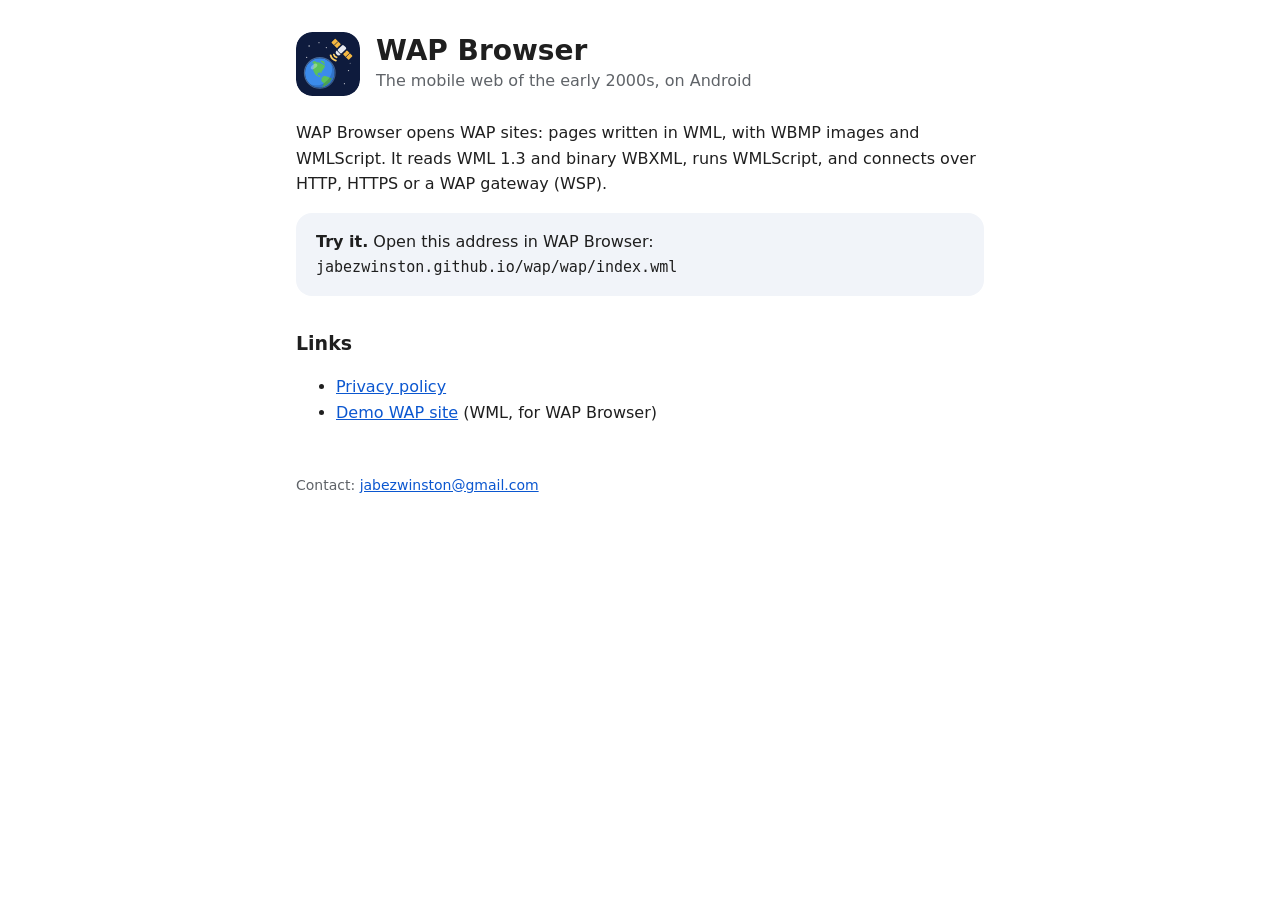
<file: index.html>
<!doctype html>
<html lang="en">
<head>
<meta charset="utf-8">
<meta name="viewport" content="width=device-width, initial-scale=1">
<title>WAP Browser</title>
<link rel="icon" href="icon.svg">
<link rel="stylesheet" href="style.css">
</head>
<body>
<main>
  <header>
    <img src="icon.svg" alt="">
    <div>
      <h1>WAP Browser</h1>
      <div class="muted">The mobile web of the early 2000s, on Android</div>
    </div>
  </header>

  <p>WAP Browser opens WAP sites: pages written in WML, with WBMP images and
  WMLScript. It reads WML 1.3 and binary WBXML, runs WMLScript, and connects
  over HTTP, HTTPS or a WAP gateway (WSP).</p>

  <div class="card">
    <strong>Try it.</strong> Open this address in WAP Browser:<br>
    <code>jabezwinston.github.io/wap/wap/index.wml</code>
  </div>

  <h2>Links</h2>
  <ul>
    <li><a href="privacy.html">Privacy policy</a></li>
    <li><a href="wap/index.wml">Demo WAP site</a> (WML, for WAP Browser)</li>
  </ul>

  <footer>Contact: <a href="mailto:jabezwinston@gmail.com">jabezwinston@gmail.com</a></footer>
</main>
</body>
</html>
</file>
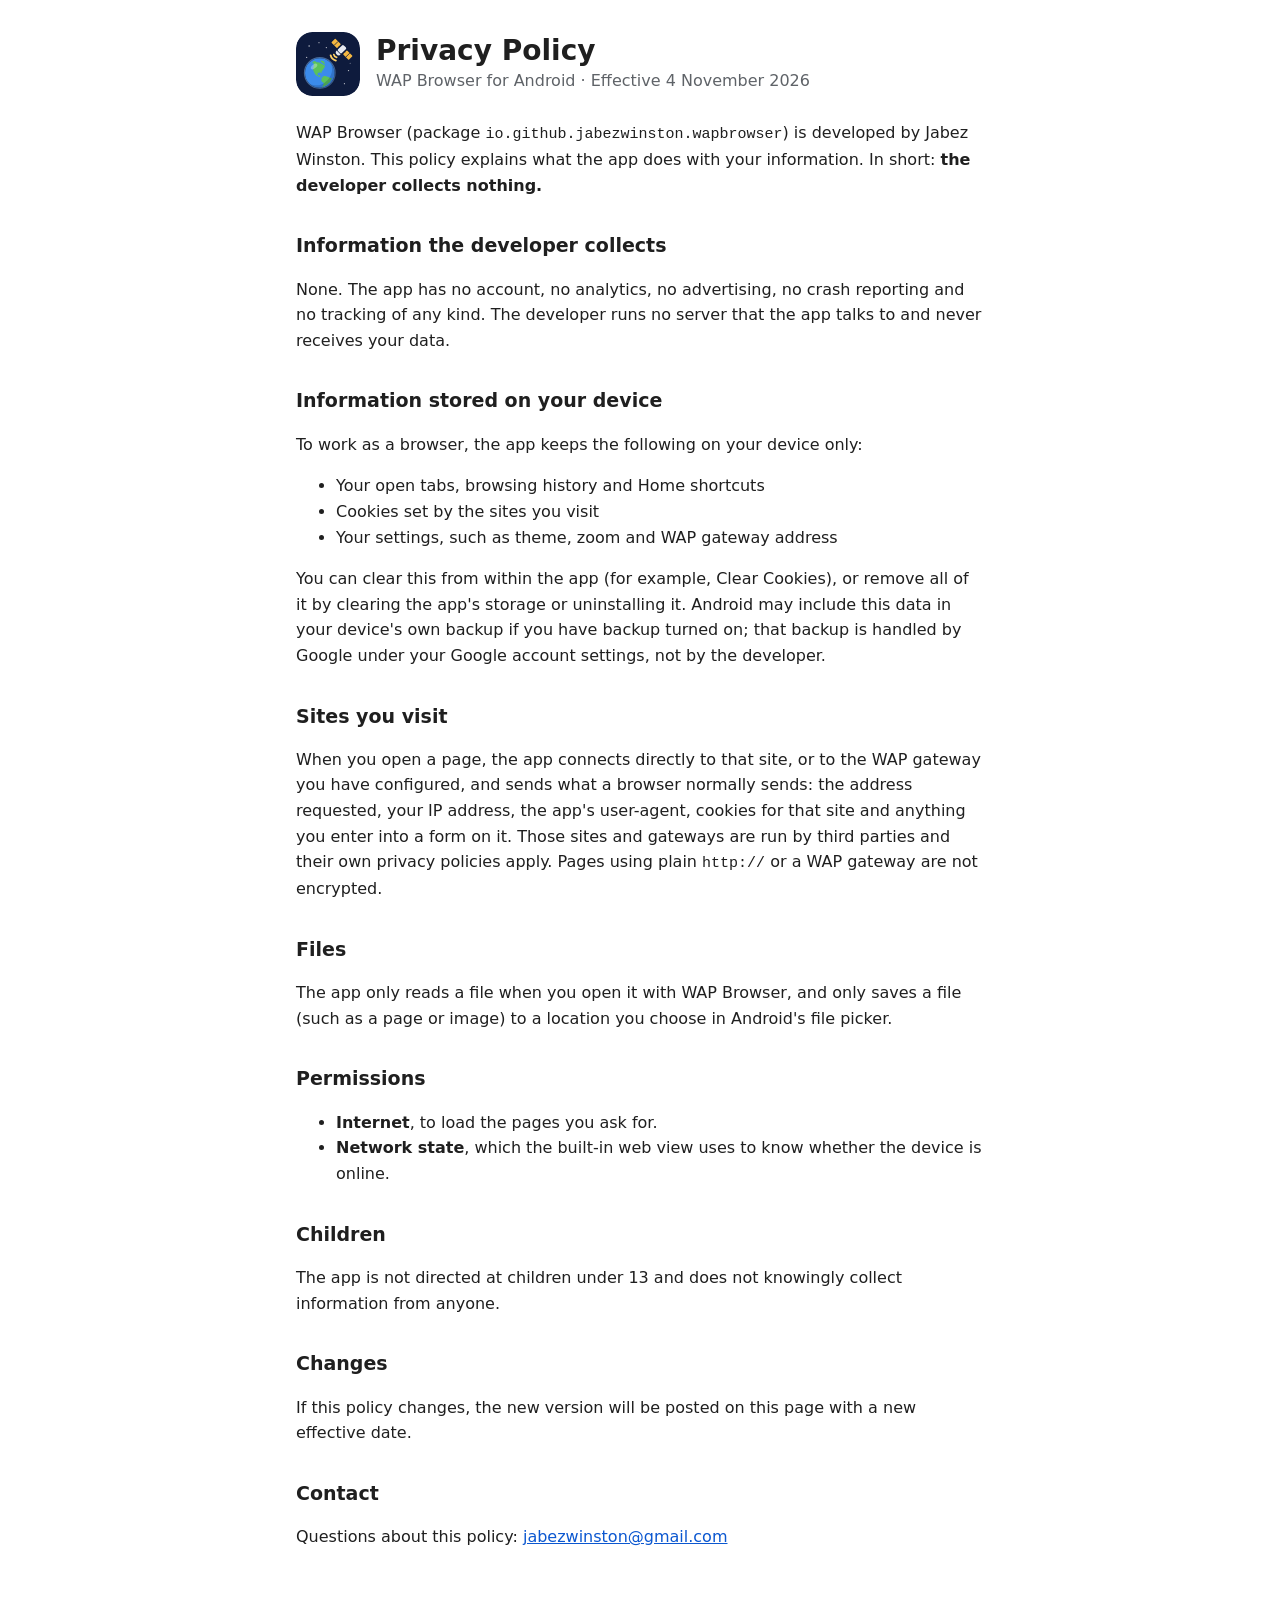
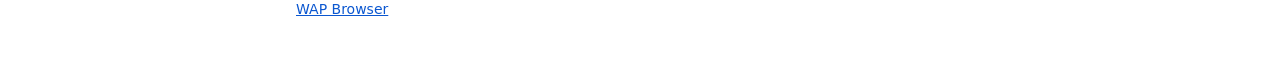
<file: privacy.html>
<!doctype html>
<html lang="en">
<head>
<meta charset="utf-8">
<meta name="viewport" content="width=device-width, initial-scale=1">
<title>WAP Browser Privacy Policy</title>
<link rel="icon" href="icon.svg">
<link rel="stylesheet" href="style.css">
</head>
<body>
<main>
  <header>
    <img src="icon.svg" alt="">
    <div>
      <h1>Privacy Policy</h1>
      <div class="muted">WAP Browser for Android · Effective 4 November 2026</div>
    </div>
  </header>

  <p>WAP Browser (package <code>io.github.jabezwinston.wapbrowser</code>) is
  developed by Jabez Winston. This policy explains what the app does with
  your information. In short: <strong>the developer collects nothing.</strong></p>

  <h2>Information the developer collects</h2>
  <p>None. The app has no account, no analytics, no advertising, no crash
  reporting and no tracking of any kind. The developer runs no server that the
  app talks to and never receives your data.</p>

  <h2>Information stored on your device</h2>
  <p>To work as a browser, the app keeps the following on your device only:</p>
  <ul>
    <li>Your open tabs, browsing history and Home shortcuts</li>
    <li>Cookies set by the sites you visit</li>
    <li>Your settings, such as theme, zoom and WAP gateway address</li>
  </ul>
  <p>You can clear this from within the app (for example, Clear Cookies), or
  remove all of it by clearing the app's storage or uninstalling it. Android may
  include this data in your device's own backup if you have backup turned on;
  that backup is handled by Google under your Google account settings, not by
  the developer.</p>

  <h2>Sites you visit</h2>
  <p>When you open a page, the app connects directly to that site, or to the
  WAP gateway you have configured, and sends what a browser normally sends:
  the address requested, your IP address, the app's user-agent, cookies for
  that site and anything you enter into a form on it. Those sites and gateways
  are run by third parties and their own privacy policies apply. Pages using
  plain <code>http://</code> or a WAP gateway are not encrypted.</p>

  <h2>Files</h2>
  <p>The app only reads a file when you open it with WAP Browser, and only
  saves a file (such as a page or image) to a location you choose in Android's
  file picker.</p>

  <h2>Permissions</h2>
  <ul>
    <li><strong>Internet</strong>, to load the pages you ask for.</li>
    <li><strong>Network state</strong>, which the built-in web view uses to know whether the device is online.</li>
  </ul>

  <h2>Children</h2>
  <p>The app is not directed at children under 13 and does not knowingly collect
  information from anyone.</p>

  <h2>Changes</h2>
  <p>If this policy changes, the new version will be posted on this page with a
  new effective date.</p>

  <h2>Contact</h2>
  <p>Questions about this policy:
  <a href="mailto:jabezwinston@gmail.com">jabezwinston@gmail.com</a></p>

  <footer><a href="./">WAP Browser</a></footer>
</main>
</body>
</html>
</file>
<file: style.css>
:root { --bg:#ffffff; --fg:#1f1f1f; --muted:#5f6368; --accent:#0b57d0; --card:#f1f4f9; }
@media (prefers-color-scheme: dark) { :root { --bg:#131314; --fg:#e3e3e3; --muted:#a8abaf; --accent:#a8c7fa; --card:#1e1f20; } }
* { box-sizing: border-box; }
body { margin:0; background:var(--bg); color:var(--fg); font:16px/1.6 system-ui,-apple-system,"Segoe UI",Roboto,sans-serif; }
main { max-width:720px; margin:0 auto; padding:32px 16px 64px; }
header { display:flex; align-items:center; gap:16px; margin-bottom:24px; }
header img { width:64px; height:64px; border-radius:16px; }
h1 { font-size:28px; margin:0; line-height:1.2; }
h2 { font-size:19px; margin:32px 0 8px; }
p, li { color:var(--fg); }
.muted { color:var(--muted); }
a { color:var(--accent); }
.card { background:var(--card); border-radius:16px; padding:16px 20px; margin:16px 0; }
code { font-size:15px; word-break:break-all; }
footer { margin-top:48px; font-size:14px; color:var(--muted); }
</file>
